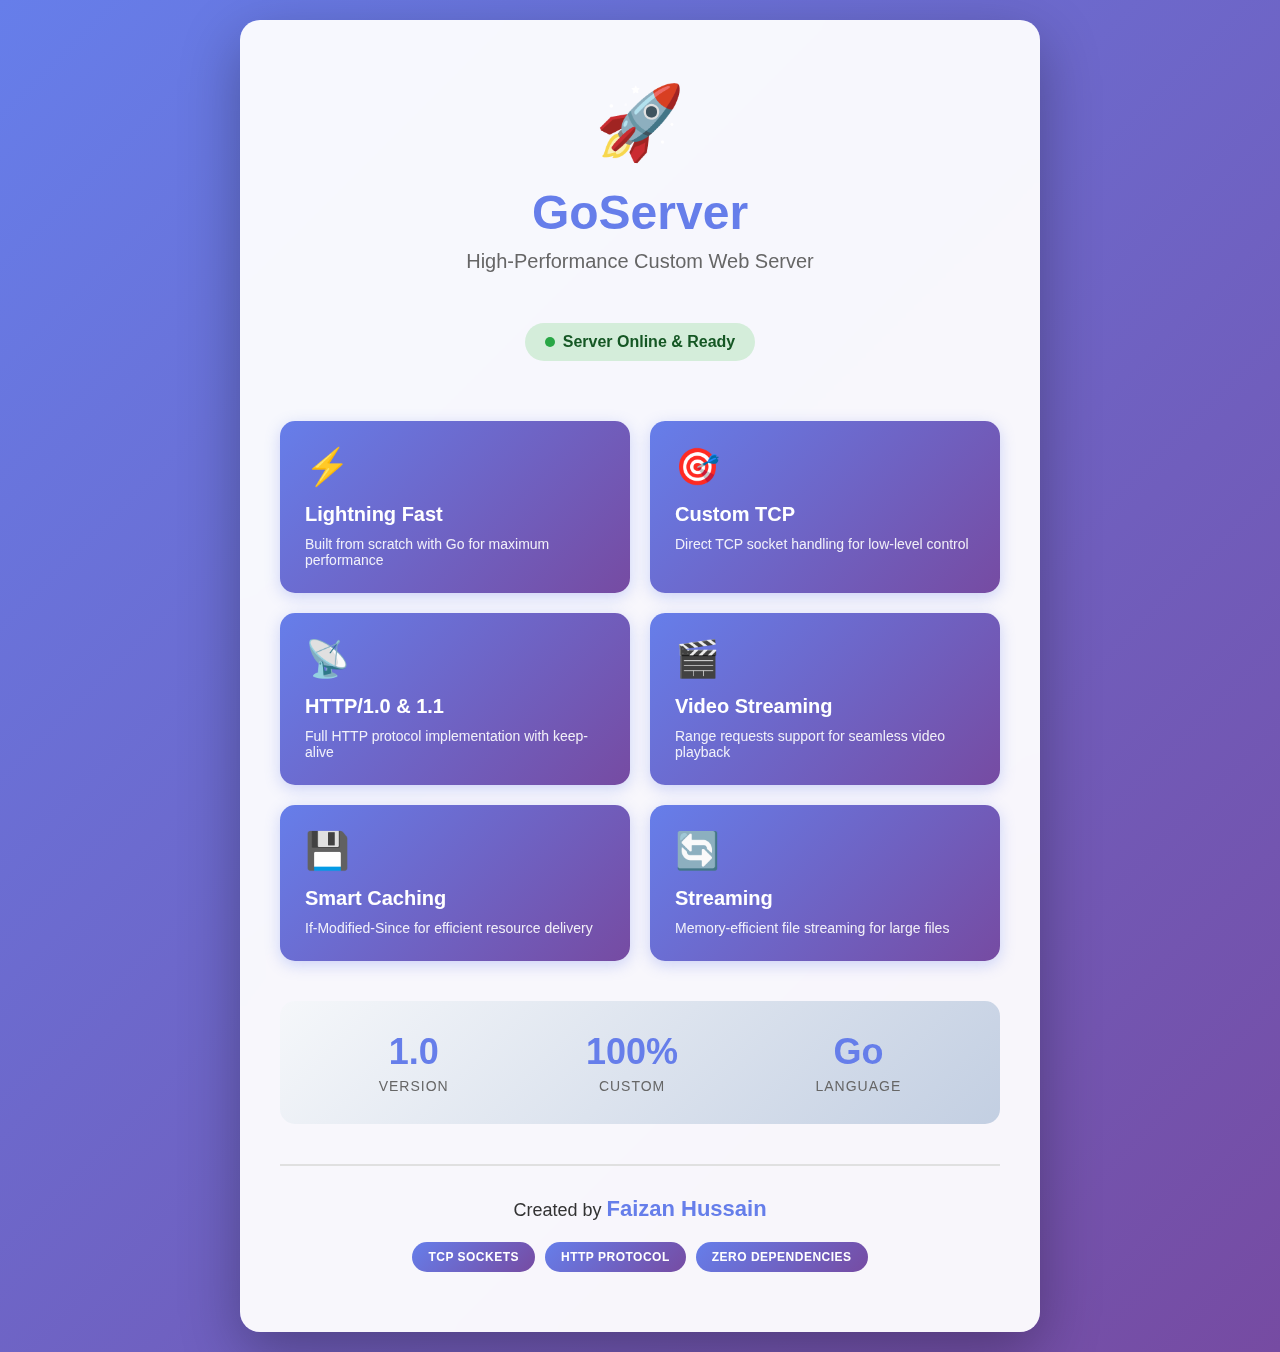
<file: templates/home.html>
<!DOCTYPE html>
<html lang="en">
<head>
    <meta charset="UTF-8">
    <meta name="viewport" content="width=device-width, initial-scale=1.0">
    <title>GoServer - High Performance Web Server</title>
    <style>
        * {
            margin: 0;
            padding: 0;
            box-sizing: border-box;
        }
        
        body {
            font-family: 'Segoe UI', Tahoma, Geneva, Verdana, sans-serif;
            background: linear-gradient(135deg, #667eea 0%, #764ba2 100%);
            min-height: 100vh;
            display: flex;
            justify-content: center;
            align-items: center;
            padding: 20px;
        }
        
        .container {
            background: rgba(255, 255, 255, 0.95);
            backdrop-filter: blur(10px);
            border-radius: 20px;
            padding: 60px 40px;
            max-width: 800px;
            width: 100%;
            box-shadow: 0 20px 60px rgba(0, 0, 0, 0.3);
            animation: slideIn 0.6s ease-out;
        }
        
        @keyframes slideIn {
            from {
                opacity: 0;
                transform: translateY(-30px);
            }
            to {
                opacity: 1;
                transform: translateY(0);
            }
        }
        
        .header {
            text-align: center;
            margin-bottom: 40px;
        }
        
        .logo {
            font-size: 72px;
            margin-bottom: 20px;
            animation: pulse 2s ease-in-out infinite;
        }
        
        @keyframes pulse {
            0%, 100% { transform: scale(1); }
            50% { transform: scale(1.05); }
        }
        
        h1 {
            color: #667eea;
            font-size: 48px;
            margin-bottom: 10px;
            font-weight: 700;
        }
        
        .subtitle {
            color: #666;
            font-size: 20px;
            margin-bottom: 30px;
        }
        
        .features {
            display: grid;
            grid-template-columns: repeat(auto-fit, minmax(250px, 1fr));
            gap: 20px;
            margin: 40px 0;
        }
        
        .feature-card {
            background: linear-gradient(135deg, #667eea 0%, #764ba2 100%);
            color: white;
            padding: 25px;
            border-radius: 15px;
            box-shadow: 0 4px 15px rgba(102, 126, 234, 0.3);
            transition: transform 0.3s ease, box-shadow 0.3s ease;
        }
        
        .feature-card:hover {
            transform: translateY(-5px);
            box-shadow: 0 8px 25px rgba(102, 126, 234, 0.4);
        }
        
        .feature-icon {
            font-size: 36px;
            margin-bottom: 15px;
        }
        
        .feature-title {
            font-size: 20px;
            font-weight: 600;
            margin-bottom: 10px;
        }
        
        .feature-desc {
            font-size: 14px;
            opacity: 0.9;
        }
        
        .stats {
            display: flex;
            justify-content: space-around;
            margin: 40px 0;
            padding: 30px;
            background: linear-gradient(135deg, #f5f7fa 0%, #c3cfe2 100%);
            border-radius: 15px;
        }
        
        .stat-item {
            text-align: center;
        }
        
        .stat-value {
            font-size: 36px;
            font-weight: 700;
            color: #667eea;
            margin-bottom: 5px;
        }
        
        .stat-label {
            font-size: 14px;
            color: #666;
            text-transform: uppercase;
            letter-spacing: 1px;
        }
        
        .footer {
            text-align: center;
            margin-top: 40px;
            padding-top: 30px;
            border-top: 2px solid #e0e0e0;
        }
        
        .creator {
            font-size: 18px;
            color: #333;
            margin-bottom: 10px;
        }
        
        .creator-name {
            color: #667eea;
            font-weight: 700;
            font-size: 22px;
        }
        
        .badges {
            display: flex;
            justify-content: center;
            gap: 10px;
            margin-top: 20px;
        }
        
        .badge {
            background: linear-gradient(135deg, #667eea 0%, #764ba2 100%);
            color: white;
            padding: 8px 16px;
            border-radius: 20px;
            font-size: 12px;
            font-weight: 600;
            text-transform: uppercase;
            letter-spacing: 0.5px;
        }
        
        .status-indicator {
            display: inline-flex;
            align-items: center;
            gap: 8px;
            background: #d4edda;
            color: #155724;
            padding: 10px 20px;
            border-radius: 25px;
            margin: 20px auto;
            font-weight: 600;
        }
        
        .status-dot {
            width: 10px;
            height: 10px;
            background: #28a745;
            border-radius: 50%;
            animation: blink 1.5s ease-in-out infinite;
        }
        
        @keyframes blink {
            0%, 100% { opacity: 1; }
            50% { opacity: 0.3; }
        }
        
        @media (max-width: 768px) {
            .container {
                padding: 40px 20px;
            }
            
            h1 {
                font-size: 36px;
            }
            
            .features {
                grid-template-columns: 1fr;
            }
            
            .stats {
                flex-direction: column;
                gap: 20px;
            }
        }
    </style>
</head>
<body>
    <div class="container">
        <div class="header">
            <div class="logo">🚀</div>
            <h1>GoServer</h1>
            <p class="subtitle">High-Performance Custom Web Server</p>
            <div class="status-indicator">
                <span class="status-dot"></span>
                <span>Server Online & Ready</span>
            </div>
        </div>
        
        <div class="features">
            <div class="feature-card">
                <div class="feature-icon">⚡</div>
                <div class="feature-title">Lightning Fast</div>
                <div class="feature-desc">Built from scratch with Go for maximum performance</div>
            </div>
            
            <div class="feature-card">
                <div class="feature-icon">🎯</div>
                <div class="feature-title">Custom TCP</div>
                <div class="feature-desc">Direct TCP socket handling for low-level control</div>
            </div>
            
            <div class="feature-card">
                <div class="feature-icon">📡</div>
                <div class="feature-title">HTTP/1.0 & 1.1</div>
                <div class="feature-desc">Full HTTP protocol implementation with keep-alive</div>
            </div>
            
            <div class="feature-card">
                <div class="feature-icon">🎬</div>
                <div class="feature-title">Video Streaming</div>
                <div class="feature-desc">Range requests support for seamless video playback</div>
            </div>
            
            <div class="feature-card">
                <div class="feature-icon">💾</div>
                <div class="feature-title">Smart Caching</div>
                <div class="feature-desc">If-Modified-Since for efficient resource delivery</div>
            </div>
            
            <div class="feature-card">
                <div class="feature-icon">🔄</div>
                <div class="feature-title">Streaming</div>
                <div class="feature-desc">Memory-efficient file streaming for large files</div>
            </div>
        </div>
        
        <div class="stats">
            <div class="stat-item">
                <div class="stat-value">1.0</div>
                <div class="stat-label">Version</div>
            </div>
            <div class="stat-item">
                <div class="stat-value">100%</div>
                <div class="stat-label">Custom</div>
            </div>
            <div class="stat-item">
                <div class="stat-value">Go</div>
                <div class="stat-label">Language</div>
            </div>
        </div>
        
        <div class="footer">
            <div class="creator">
                Created by <span class="creator-name">Faizan Hussain</span>
            </div>
            <div class="badges">
                <span class="badge">TCP Sockets</span>
                <span class="badge">HTTP Protocol</span>
                <span class="badge">Zero Dependencies</span>
            </div>
        </div>
    </div>
</body>
</html>
</file>
